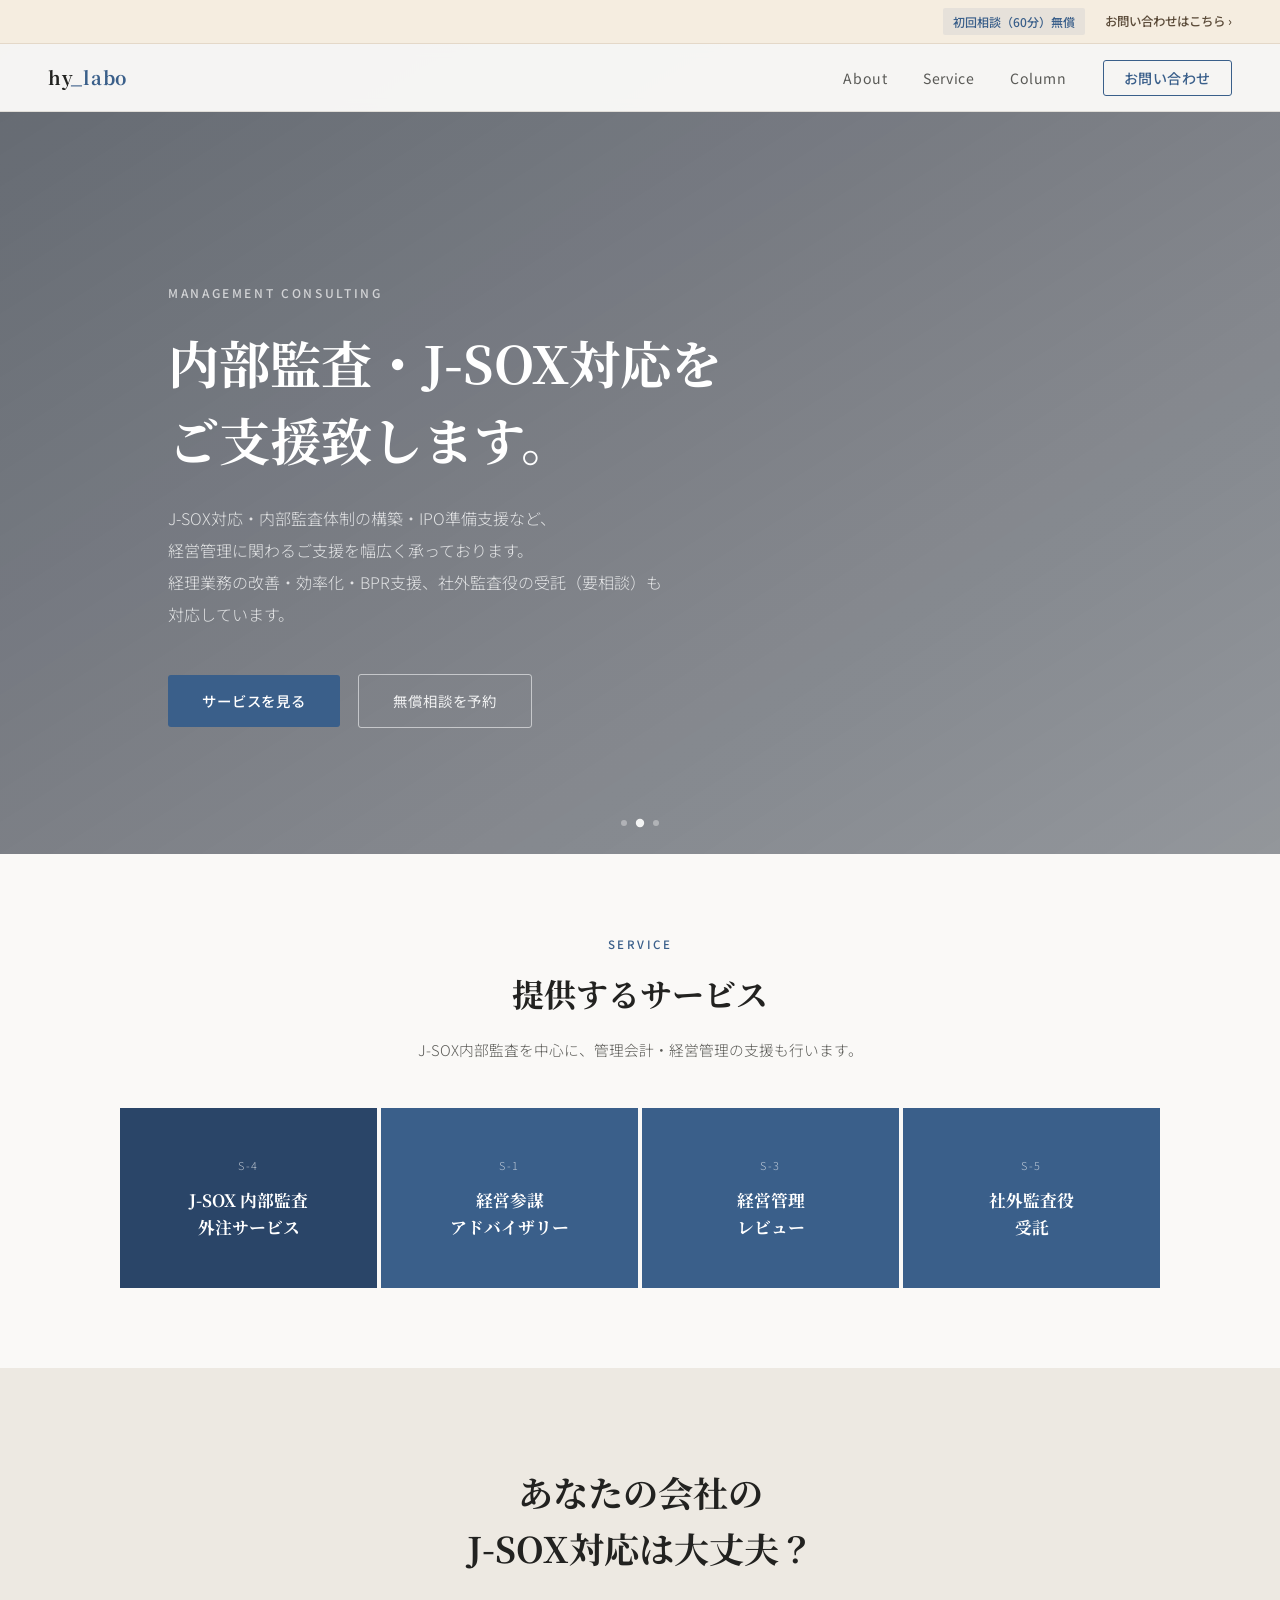
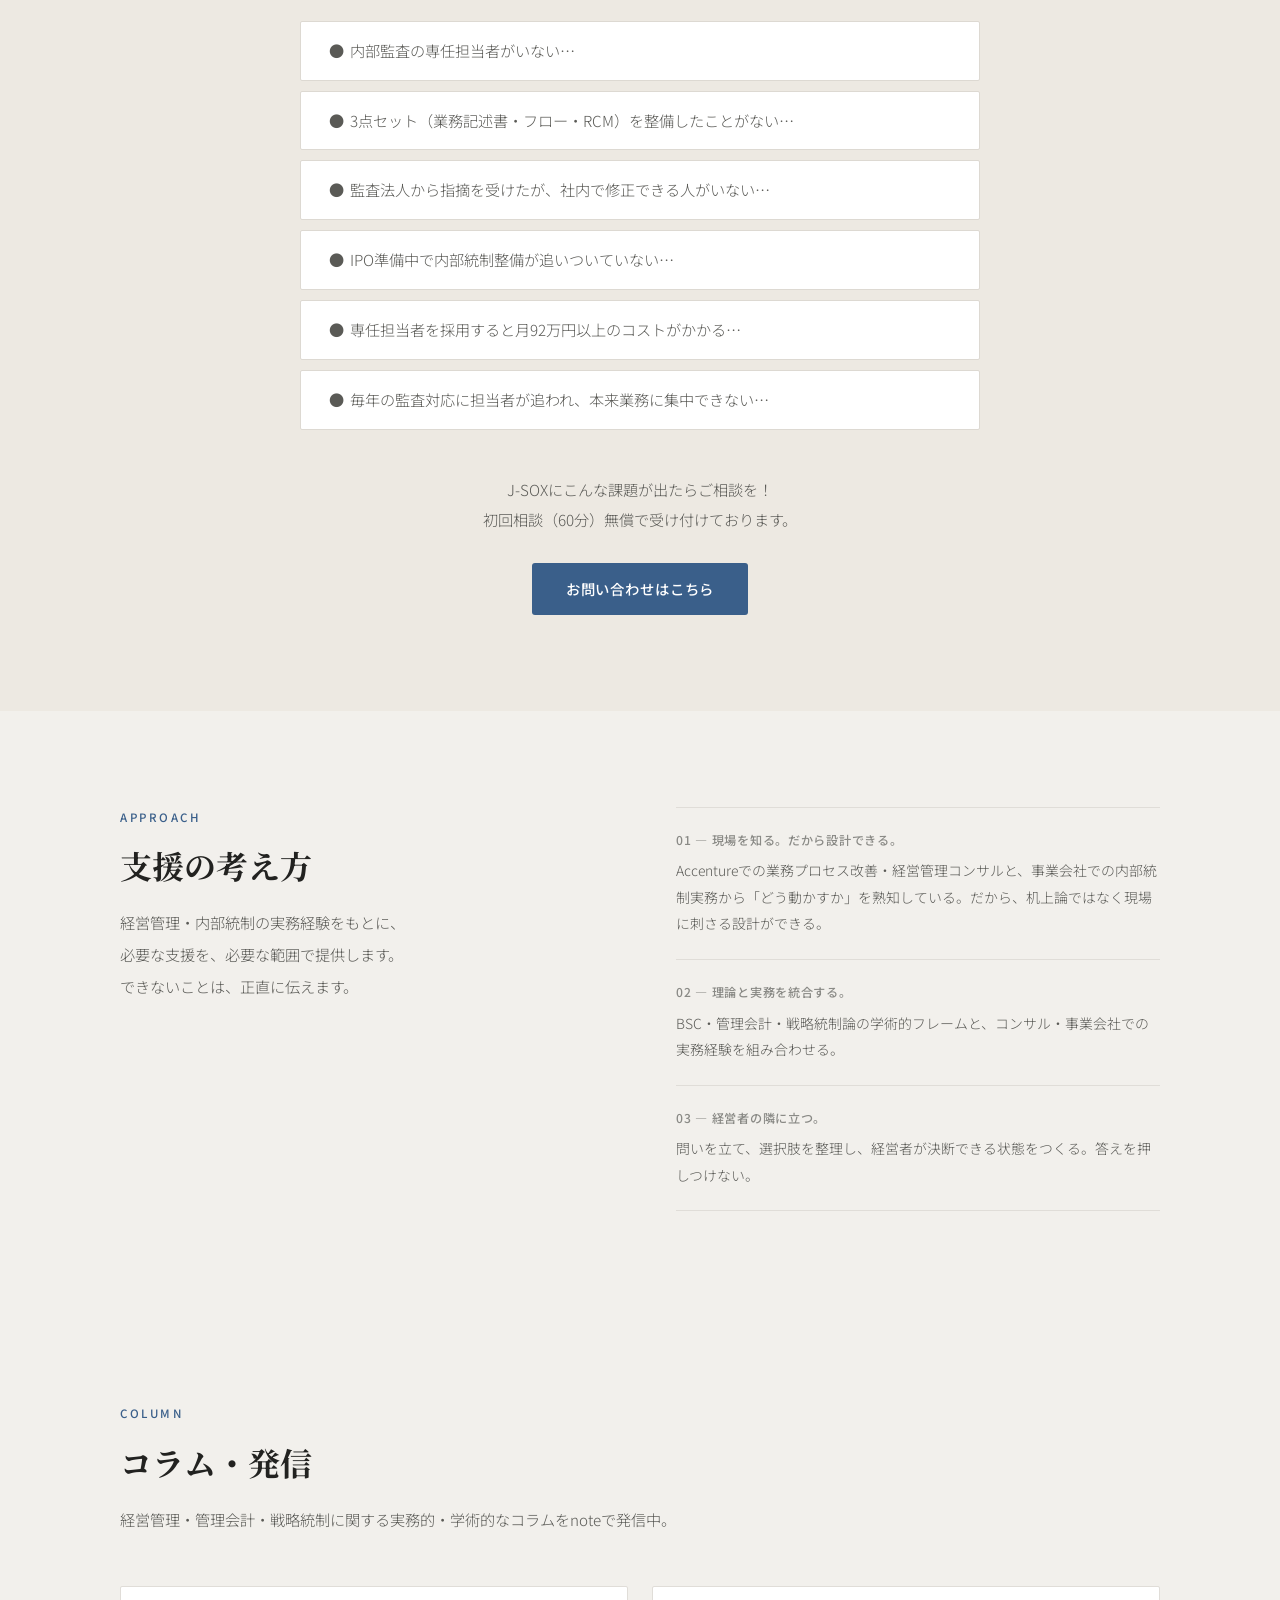
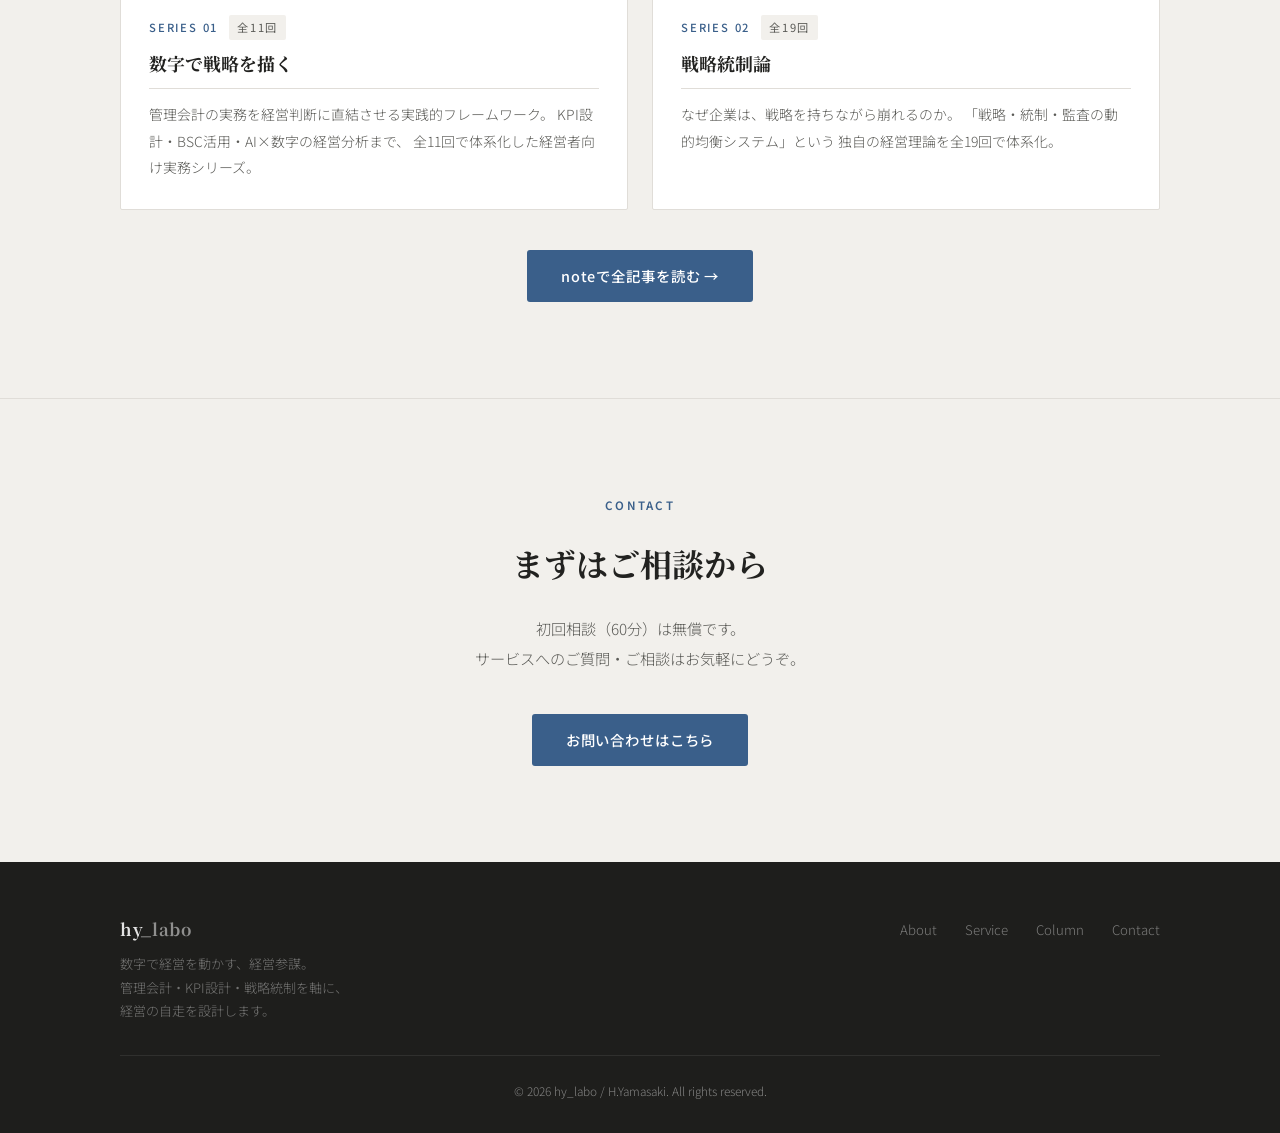
<file: index.html>
<!DOCTYPE html>
<html lang="ja">
<head>
  <meta charset="UTF-8">
  <meta name="viewport" content="width=device-width, initial-scale=1.0">
  <title>hy_labo | J-SOX内部監査・経営参謀コンサルティング</title>
  <meta name="description" content="J-SOX内部監査の外部委託・管理会計・経営管理を専門とする経営参謀コンサルティング。上場企業・IPO準備企業の内部統制整備を支援。">
  <link rel="stylesheet" href="css/style.css">
</head>
<body>

<!-- TOP BAR -->
<div class="topbar">
  <div class="topbar-right">
    <span class="topbar-badge">初回相談（60分）無償</span>
    <a href="contact.html" class="topbar-link">お問い合わせはこちら ›</a>
  </div>
</div>

<!-- NAV -->
<nav>
  <a href="index.html" class="nav-logo">hy<span>_labo</span></a>
  <ul class="nav-links">
    <li><a href="about.html">About</a></li>
    <li><a href="service.html">Service</a></li>
    <li><a href="column.html">Column</a></li>
    <li><a href="contact.html" class="nav-cta">お問い合わせ</a></li>
  </ul>
</nav>

<!-- HERO SLIDER -->
<div class="hero">
  <div class="hero-slider">
    <div class="hero-slide active"
      style="background-image:url('https://images.unsplash.com/photo-1521737604893-d14cc237f11d?auto=format&fit=crop&w=1600&q=80')"></div>
    <div class="hero-slide"
      style="background-image:url('https://images.unsplash.com/photo-1454165804606-c3d57bc86b40?auto=format&fit=crop&w=1600&q=80')"></div>
    <div class="hero-slide"
      style="background-image:url('https://images.unsplash.com/photo-1497366216548-37526070297c?auto=format&fit=crop&w=1600&q=80')"></div>
  </div>
  <div class="hero-overlay"></div>
  <div class="hero-grid">
    <p class="hero-eyebrow">Management Consulting</p>
    <h1 class="hero-title">
      内部監査・J-SOX対応を<br>
      ご支援致します。
    </h1>
    <p class="hero-desc">
      J-SOX対応・内部監査体制の構築・IPO準備支援など、<br>
      経営管理に関わるご支援を幅広く承っております。<br>
      経理業務の改善・効率化・BPR支援、社外監査役の受託（要相談）も対応しています。
    </p>
    <div>
      <a href="service.html" class="btn-primary">サービスを見る</a>
      <a href="contact.html" class="btn-secondary">無償相談を予約</a>
    </div>
  </div>
  <div class="hero-dots">
    <span class="hero-dot active"></span>
    <span class="hero-dot"></span>
    <span class="hero-dot"></span>
  </div>
</div>

<!-- SERVICE BOXES -->
<section class="svc-section">
  <div class="section-inner">
    <p class="section-eyebrow" style="text-align:center;">Service</p>
    <h2 class="section-title" style="text-align:center;">提供するサービス</h2>
    <p style="text-align:center; font-size:0.92rem; color:var(--text-mid); margin-bottom:44px; line-height:2;">
      J-SOX内部監査を中心に、管理会計・経営管理の支援も行います。
    </p>
    <div class="svc-boxes">
      <a href="service.html" class="svc-box svc-box--main">
        <span class="svc-box-num">S-4</span>
        <span class="svc-box-name">J-SOX 内部監査<br>外注サービス</span>
      </a>
      <a href="service.html" class="svc-box">
        <span class="svc-box-num">S-1</span>
        <span class="svc-box-name">経営参謀<br>アドバイザリー</span>
      </a>
<a href="service.html" class="svc-box">
        <span class="svc-box-num">S-3</span>
        <span class="svc-box-name">経営管理<br>レビュー</span>
      </a>
      <a href="contact.html" class="svc-box">
        <span class="svc-box-num">S-5</span>
        <span class="svc-box-name">社外監査役<br>受託</span>
      </a>
    </div>
  </div>
</section>

<!-- HORROR / PAIN POINTS -->
<section class="horror-section">
  <div class="section-inner" style="text-align:center;">
    <h2 class="horror-title">あなたの会社の<br>J-SOX対応は大丈夫？</h2>
    <div class="horror-list">
      <div class="horror-item">● &nbsp;内部監査の専任担当者がいない…</div>
      <div class="horror-item">● &nbsp;3点セット（業務記述書・フロー・RCM）を整備したことがない…</div>
      <div class="horror-item">● &nbsp;監査法人から指摘を受けたが、社内で修正できる人がいない…</div>
      <div class="horror-item">● &nbsp;IPO準備中で内部統制整備が追いついていない…</div>
      <div class="horror-item">● &nbsp;専任担当者を採用すると月92万円以上のコストがかかる…</div>
      <div class="horror-item">● &nbsp;毎年の監査対応に担当者が追われ、本来業務に集中できない…</div>
    </div>
    <p class="horror-cta-text">
      J-SOXにこんな課題が出たらご相談を！<br>
      初回相談（60分）無償で受け付けております。
    </p>
    <a href="contact.html" class="btn-primary">お問い合わせはこちら</a>
  </div>
</section>

<!-- PHILOSOPHY -->
<div class="philosophy-section">
  <div class="philosophy-inner">
    <div>
      <p class="section-eyebrow">Approach</p>
      <h2 class="section-title">支援の考え方</h2>
      <p style="font-size:0.95rem; color:var(--text-mid); line-height:2.1; max-width:360px; margin-top:16px;">
        経営管理・内部統制の実務経験をもとに、<br>
        必要な支援を、必要な範囲で提供します。<br>
        できないことは、正直に伝えます。
      </p>
    </div>
    <div class="philosophy-points">
      <div class="philosophy-point">
        <p class="pp-num">01 — 現場を知る。だから設計できる。</p>
        <p class="pp-text">Accentureでの業務プロセス改善・経営管理コンサルと、事業会社での内部統制実務から「どう動かすか」を熟知している。だから、机上論ではなく現場に刺さる設計ができる。</p>
      </div>
      <div class="philosophy-point">
        <p class="pp-num">02 — 理論と実務を統合する。</p>
        <p class="pp-text">BSC・管理会計・戦略統制論の学術的フレームと、コンサル・事業会社での実務経験を組み合わせる。</p>
      </div>
      <div class="philosophy-point">
        <p class="pp-num">03 — 経営者の隣に立つ。</p>
        <p class="pp-text">問いを立て、選択肢を整理し、経営者が決断できる状態をつくる。答えを押しつけない。</p>
      </div>
    </div>
  </div>
</div>

<!-- COLUMN -->
<section class="bg-gray">
  <div class="section-inner">
    <p class="section-eyebrow">Column</p>
    <h2 class="section-title">コラム・発信</h2>
    <p class="section-lead">経営管理・管理会計・戦略統制に関する実務的・学術的なコラムをnoteで発信中。</p>
    <div class="column-grid">
      <a href="https://note.com/hy_labo" target="_blank" rel="noopener" class="column-card">
        <p class="column-series">Series 01 <span class="column-badge">全11回</span></p>
        <h3 class="column-title">数字で戦略を描く</h3>
        <p class="column-desc">
          管理会計の実務を経営判断に直結させる実践的フレームワーク。
          KPI設計・BSC活用・AI×数字の経営分析まで、
          全11回で体系化した経営者向け実務シリーズ。
        </p>
      </a>
      <a href="https://note.com/hy_labo" target="_blank" rel="noopener" class="column-card">
        <p class="column-series">Series 02 <span class="column-badge">全19回</span></p>
        <h3 class="column-title">戦略統制論</h3>
        <p class="column-desc">
          なぜ企業は、戦略を持ちながら崩れるのか。
          「戦略・統制・監査の動的均衡システム」という
          独自の経営理論を全19回で体系化。
        </p>
      </a>
    </div>
    <div class="note-link-wrap">
      <a href="https://note.com/hy_labo" target="_blank" rel="noopener" class="btn-primary">
        noteで全記事を読む →
      </a>
    </div>
  </div>
</section>

<!-- CTA -->
<section style="background:var(--bg-alt); text-align:center; border-top:1px solid var(--border);">
  <div class="section-inner">
    <p style="font-size:0.72rem; font-weight:600; letter-spacing:0.2em; color:var(--accent); text-transform:uppercase; margin-bottom:20px;">Contact</p>
    <h2 style="font-family:'Noto Serif JP',serif; font-size:clamp(1.6rem,2.5vw,2.4rem); font-weight:700; color:var(--text); margin-bottom:20px;">
      まずはご相談から
    </h2>
    <p style="font-size:0.95rem; color:var(--text-mid); margin-bottom:40px; line-height:2;">
      初回相談（60分）は無償です。<br>
      サービスへのご質問・ご相談はお気軽にどうぞ。
    </p>
    <a href="contact.html" class="btn-primary">お問い合わせはこちら</a>
  </div>
</section>

<footer>
  <div class="footer-inner">
    <div class="footer-top">
      <div>
        <a href="index.html" class="footer-logo">hy<span>_labo</span></a>
        <p class="footer-desc">数字で経営を動かす、経営参謀。<br>管理会計・KPI設計・戦略統制を軸に、<br>経営の自走を設計します。</p>
      </div>
      <ul class="footer-nav">
        <li><a href="about.html">About</a></li>
        <li><a href="service.html">Service</a></li>
        <li><a href="column.html">Column</a></li>
        <li><a href="contact.html">Contact</a></li>
      </ul>
    </div>
    <p class="footer-copy">© 2026 hy_labo / H.Yamasaki. All rights reserved.</p>
  </div>
</footer>

<script>
(function(){
  var slides   = [].slice.call(document.querySelectorAll('.hero-slide'));
  var dots     = [].slice.call(document.querySelectorAll('.hero-dot'));
  var total    = slides.length;
  var cur      = 0;
  var busy     = false;
  var DURATION = 900;  // ms (CSS transition と合わせる)

  // 初期配置：0番が表示、1〜は右に待機
  slides.forEach(function(s, i){
    s.style.transition = 'none';
    s.style.transform  = i === 0 ? 'translateX(0)' : 'translateX(100%)';
  });

  function setTransition(el, on){
    el.style.transition = on
      ? 'transform ' + DURATION + 'ms cubic-bezier(0.77,0,0.175,1)'
      : 'none';
  }

  function goTo(next){
    if (busy || next === cur) return;
    busy = true;

    var prev = cur;
    cur = next;

    // 出ていくスライドを左へ
    setTransition(slides[prev], true);
    slides[prev].style.transform = 'translateX(-100%)';

    // 入ってくるスライドを右に瞬間配置してからアニメーション
    setTransition(slides[cur], false);
    slides[cur].style.transform = 'translateX(100%)';
    void slides[cur].offsetWidth;  // reflow で確定させる
    setTransition(slides[cur], true);
    slides[cur].style.transform = 'translateX(0)';

    // ドット更新
    dots.forEach(function(d, i){ d.classList.toggle('active', i === cur); });

    // アニメ完了後、退場スライドをリセット（右に待機）
    setTimeout(function(){
      setTransition(slides[prev], false);
      slides[prev].style.transform = 'translateX(100%)';
      void slides[prev].offsetWidth;
      busy = false;
    }, DURATION + 100);
  }

  // 自動再生
  var timer = setInterval(function(){
    goTo((cur + 1) % total);
  }, 4000);

  // ドットクリックで手動切替
  dots.forEach(function(dot, i){
    dot.addEventListener('click', function(){
      clearInterval(timer);
      goTo(i);
      timer = setInterval(function(){
        goTo((cur + 1) % total);
      }, 4000);
    });
  });
})();
</script>

</body>
</html>
</file>
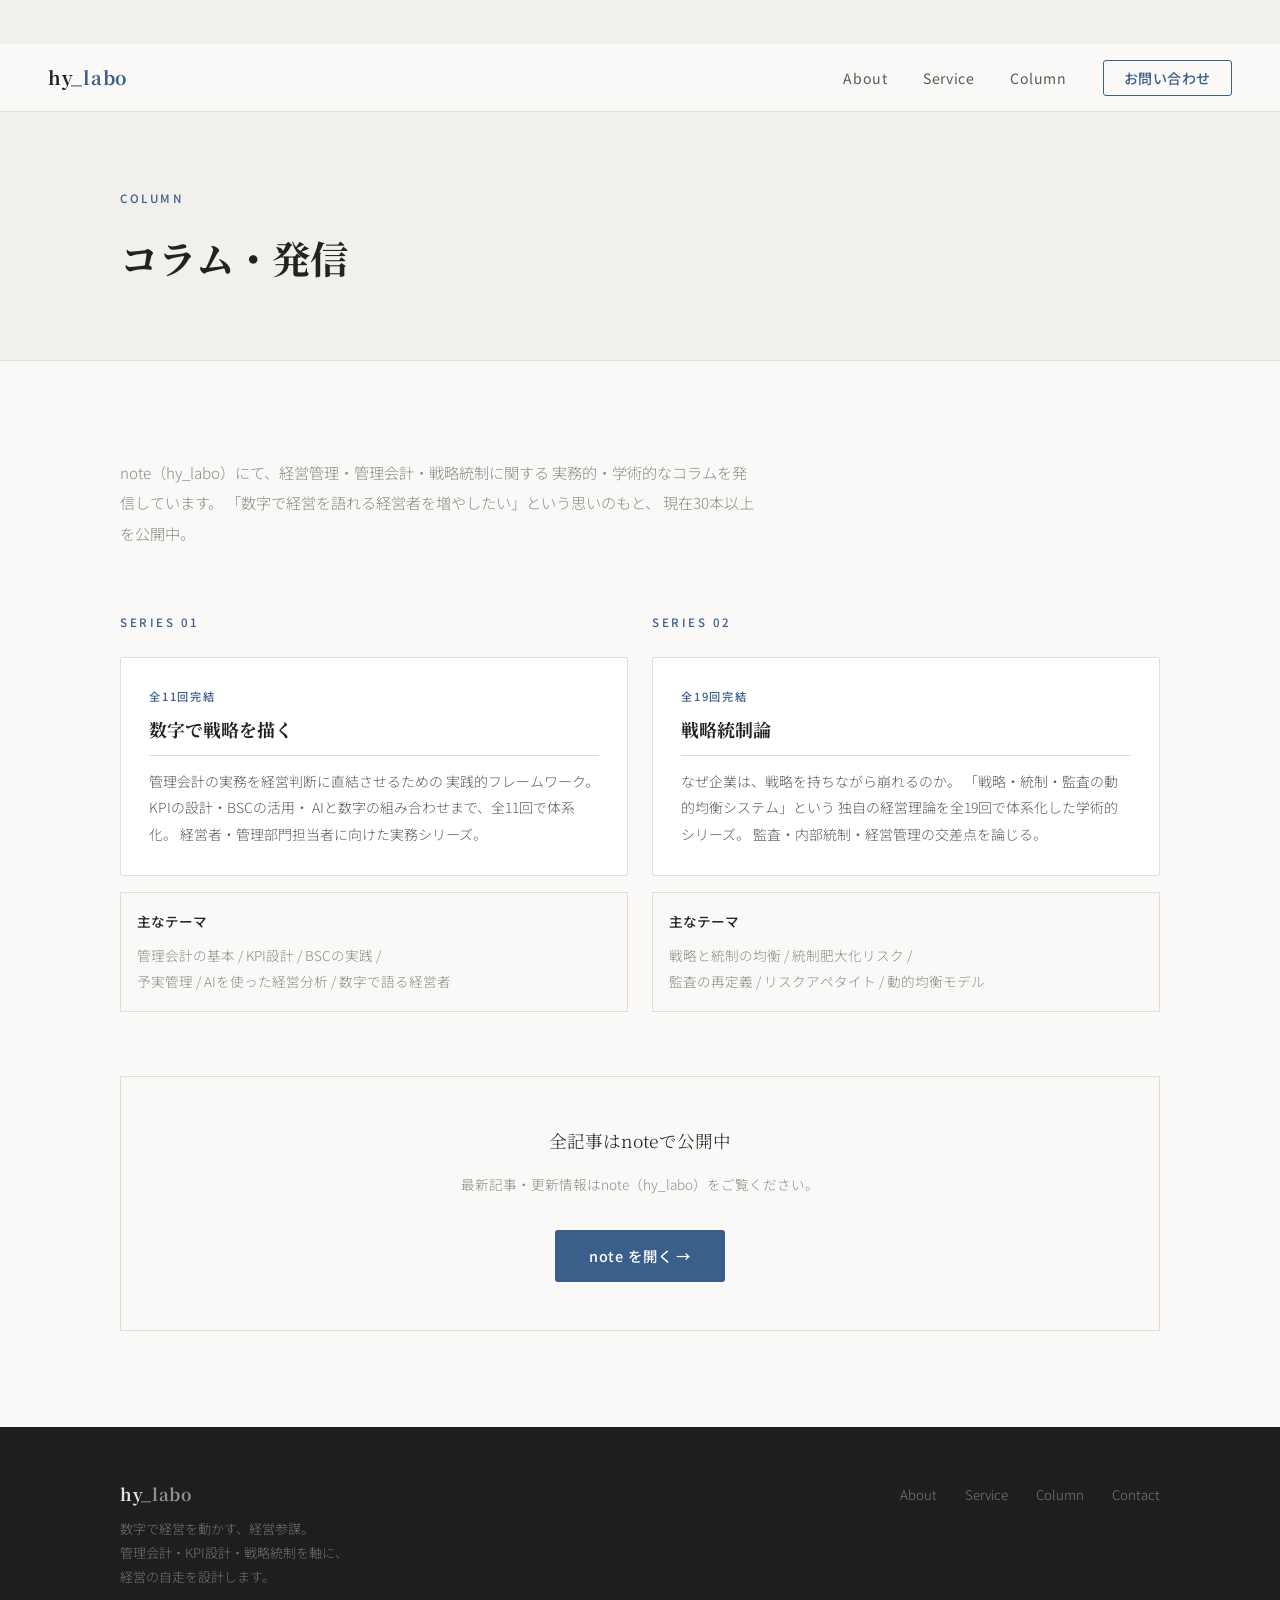
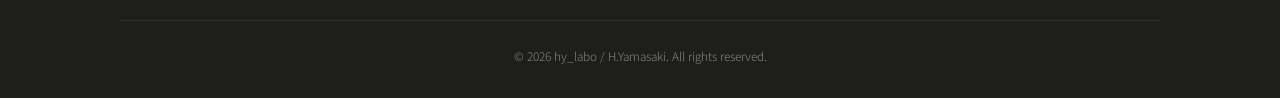
<file: column.html>
<!DOCTYPE html>
<html lang="ja">
<head>
  <meta charset="UTF-8">
  <meta name="viewport" content="width=device-width, initial-scale=1.0">
  <title>Column | hy_labo</title>
  <meta name="description" content="hy_laboのコラム。戦略統制論・数字で戦略を描く、全30本の経営管理シリーズ。">
  <link rel="stylesheet" href="css/style.css">
</head>
<body>

<nav>
  <a href="index.html" class="nav-logo">hy<span>_labo</span></a>
  <ul class="nav-links">
    <li><a href="about.html">About</a></li>
    <li><a href="service.html">Service</a></li>
    <li><a href="column.html">Column</a></li>
    <li><a href="contact.html" class="nav-cta">お問い合わせ</a></li>
  </ul>
</nav>

<div class="page-hero">
  <div class="page-hero-inner">
    <p class="page-hero-label">Column</p>
    <h1 class="page-hero-title">コラム・発信</h1>
  </div>
</div>

<section>
  <div class="section-inner">
    <p style="font-size:0.95rem; color:var(--text-light); line-height:2; max-width:640px; margin-bottom:64px;">
      note（hy_labo）にて、経営管理・管理会計・戦略統制に関する
      実務的・学術的なコラムを発信しています。
      「数字で経営を語れる経営者を増やしたい」という思いのもと、
      現在30本以上を公開中。
    </p>

    <div class="column-grid" style="margin-bottom: 64px;">

      <div>
        <p class="section-label" style="margin-bottom:24px;">Series 01</p>
        <a href="https://note.com/hy_labo" target="_blank" rel="noopener" class="column-card">
          <p class="column-series">全11回完結</p>
          <h2 class="column-title">数字で戦略を描く</h2>
          <p class="column-desc">
            管理会計の実務を経営判断に直結させるための
            実践的フレームワーク。KPIの設計・BSCの活用・
            AIと数字の組み合わせまで、全11回で体系化。
            経営者・管理部門担当者に向けた実務シリーズ。
          </p>
        </a>
        <div style="margin-top:16px; padding:16px; background:var(--bg-gray); border:1px solid var(--border); font-size:0.85rem; color:var(--text-light); line-height:1.9;">
          <p style="font-weight:500; color:var(--text); margin-bottom:8px;">主なテーマ</p>
          管理会計の基本 / KPI設計 / BSCの実践 /<br>
          予実管理 / AIを使った経営分析 / 数字で語る経営者
        </div>
      </div>

      <div>
        <p class="section-label" style="margin-bottom:24px;">Series 02</p>
        <a href="https://note.com/hy_labo" target="_blank" rel="noopener" class="column-card">
          <p class="column-series">全19回完結</p>
          <h2 class="column-title">戦略統制論</h2>
          <p class="column-desc">
            なぜ企業は、戦略を持ちながら崩れるのか。
            「戦略・統制・監査の動的均衡システム」という
            独自の経営理論を全19回で体系化した学術的シリーズ。
            監査・内部統制・経営管理の交差点を論じる。
          </p>
        </a>
        <div style="margin-top:16px; padding:16px; background:var(--bg-gray); border:1px solid var(--border); font-size:0.85rem; color:var(--text-light); line-height:1.9;">
          <p style="font-weight:500; color:var(--text); margin-bottom:8px;">主なテーマ</p>
          戦略と統制の均衡 / 統制肥大化リスク /<br>
          監査の再定義 / リスクアペタイト / 動的均衡モデル
        </div>
      </div>

    </div>

    <div style="text-align:center; padding:48px; background:var(--bg-gray); border:1px solid var(--border);">
      <p style="font-family:'Noto Serif JP',serif; font-size:1.1rem; color:var(--navy); margin-bottom:16px;">
        全記事はnoteで公開中
      </p>
      <p style="font-size:0.85rem; color:var(--text-light); margin-bottom:32px; line-height:1.9;">
        最新記事・更新情報はnote（hy_labo）をご覧ください。
      </p>
      <a href="https://note.com/hy_labo" target="_blank" rel="noopener" class="hero-cta">
        note を開く →
      </a>
    </div>

  </div>
</section>

<footer>
  <div class="footer-inner">
    <div class="footer-top">
      <div>
        <a href="index.html" class="footer-logo">hy<span>_labo</span></a>
        <p class="footer-desc">数字で経営を動かす、経営参謀。<br>管理会計・KPI設計・戦略統制を軸に、<br>経営の自走を設計します。</p>
      </div>
      <ul class="footer-nav">
        <li><a href="about.html">About</a></li>
        <li><a href="service.html">Service</a></li>
        <li><a href="column.html">Column</a></li>
        <li><a href="contact.html">Contact</a></li>
      </ul>
    </div>
    <p class="footer-copy">© 2026 hy_labo / H.Yamasaki. All rights reserved.</p>
  </div>
</footer>

</body>
</html>
</file>
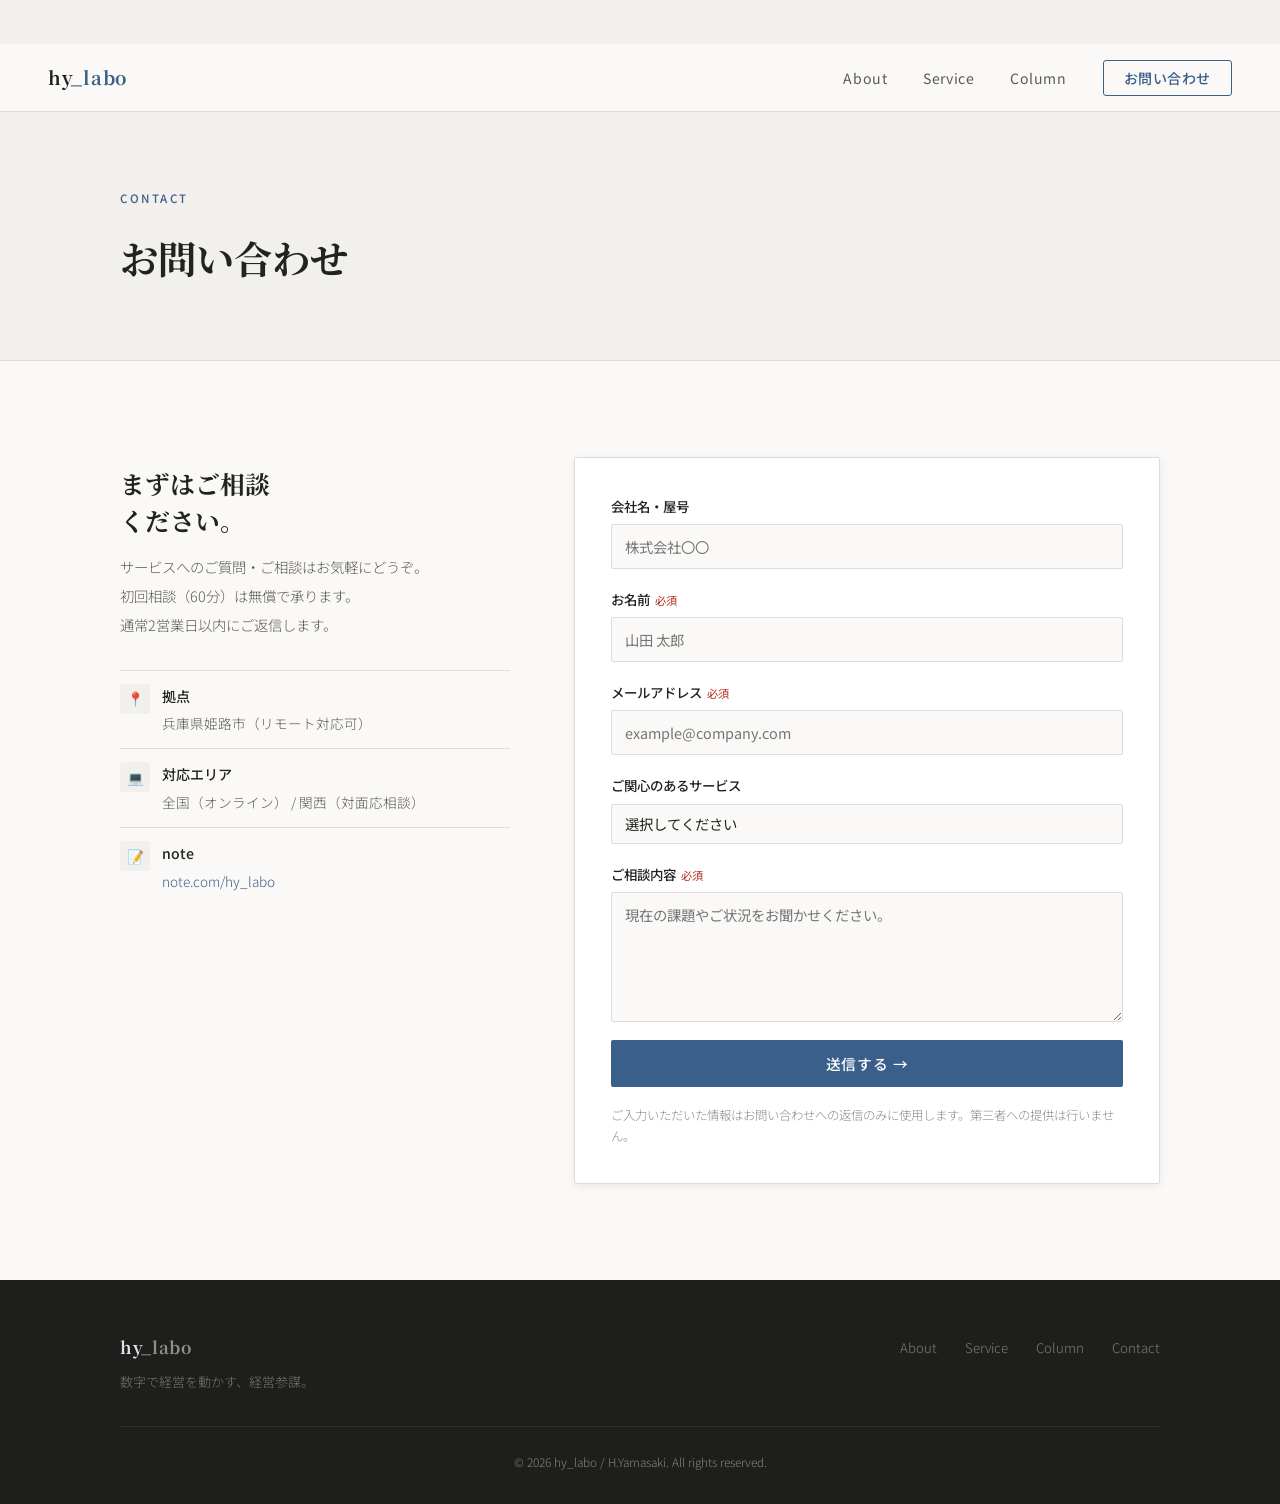
<file: contact.html>
<!DOCTYPE html>
<html lang="ja">
<head>
  <meta charset="UTF-8">
  <meta name="viewport" content="width=device-width, initial-scale=1.0">
  <title>Contact | hy_labo</title>
  <meta name="description" content="hy_laboへのお問い合わせ。初回相談は無償です。">
  <link rel="stylesheet" href="css/style.css">
</head>
<body>

<nav>
  <a href="index.html" class="nav-logo">hy<span>_labo</span></a>
  <ul class="nav-links">
    <li><a href="about.html">About</a></li>
    <li><a href="service.html">Service</a></li>
    <li><a href="column.html">Column</a></li>
    <li><a href="contact.html" class="nav-cta">お問い合わせ</a></li>
  </ul>
</nav>

<div class="page-hero">
  <div class="page-hero-inner">
    <p class="page-hero-eyebrow">Contact</p>
    <h1 class="page-hero-title">お問い合わせ</h1>
  </div>
</div>

<section class="contact-section">
  <div class="section-inner">
    <div class="contact-grid">

      <!-- LEFT INFO -->
      <div class="contact-info">
        <h2 class="contact-info-title">まずはご相談<br>ください。</h2>
        <p class="contact-info-lead">
          サービスへのご質問・ご相談はお気軽にどうぞ。<br>
          初回相談（60分）は無償で承ります。<br>
          通常2営業日以内にご返信します。
        </p>
        <div class="contact-info-item">
          <div class="contact-info-icon">📍</div>
          <div>
            <p style="font-weight:500; font-size:0.88rem; color:var(--navy); margin-bottom:2px;">拠点</p>
            <p style="font-size:0.85rem; color:var(--text-mid);">兵庫県姫路市（リモート対応可）</p>
          </div>
        </div>
        <div class="contact-info-item">
          <div class="contact-info-icon">💻</div>
          <div>
            <p style="font-weight:500; font-size:0.88rem; color:var(--navy); margin-bottom:2px;">対応エリア</p>
            <p style="font-size:0.85rem; color:var(--text-mid);">全国（オンライン） / 関西（対面応相談）</p>
          </div>
        </div>
        <div class="contact-info-item">
          <div class="contact-info-icon">📝</div>
          <div>
            <p style="font-weight:500; font-size:0.88rem; color:var(--navy); margin-bottom:2px;">note</p>
            <p style="font-size:0.85rem; color:var(--text-mid);">
              <a href="https://note.com/hy_labo" target="_blank" rel="noopener" style="color:var(--blue); text-decoration:none;">note.com/hy_labo</a>
            </p>
          </div>
        </div>
      </div>

      <!-- RIGHT FORM -->
      <!--
        Formspreeの設定：
        1. https://formspree.io でアカウント作成
        2. エンドポイントURLを取得
        3. action属性を書き換える
      -->
      <form
        class="contact-form"
        action="https://formspree.io/f/YOUR_FORM_ID"
        method="POST"
      >
        <div class="form-group">
          <label class="form-label" for="company">会社名・屋号</label>
          <input class="form-input" type="text" id="company" name="company" placeholder="株式会社〇〇">
        </div>
        <div class="form-group">
          <label class="form-label" for="name">お名前<span class="form-req">必須</span></label>
          <input class="form-input" type="text" id="name" name="name" required placeholder="山田 太郎">
        </div>
        <div class="form-group">
          <label class="form-label" for="email">メールアドレス<span class="form-req">必須</span></label>
          <input class="form-input" type="email" id="email" name="email" required placeholder="example@company.com">
        </div>
        <div class="form-group">
          <label class="form-label" for="service">ご関心のあるサービス</label>
          <select class="form-select" id="service" name="service">
            <option value="">選択してください</option>
            <option value="S-4">S-4 J-SOX内部監査外注サービス（年間顧問）</option>
            <option value="S-5">S-5 社外監査役受託</option>
            <option value="S-1">S-1 経営参謀アドバイザリー（月次顧問）</option>
<option value="S-3">S-3 経営管理レビュー（単発）</option>
            <option value="other">その他・まずは相談したい</option>
          </select>
        </div>
        <div class="form-group">
          <label class="form-label" for="message">ご相談内容<span class="form-req">必須</span></label>
          <textarea class="form-textarea" id="message" name="message" required placeholder="現在の課題やご状況をお聞かせください。"></textarea>
        </div>
        <button type="submit" class="form-submit">送信する →</button>
        <p style="font-size:0.78rem; color:var(--text-light); line-height:1.7;">
          ご入力いただいた情報はお問い合わせへの返信のみに使用します。第三者への提供は行いません。
        </p>
      </form>

    </div>
  </div>
</section>

<footer>
  <div class="footer-inner">
    <div class="footer-top">
      <div>
        <a href="index.html" class="footer-logo">hy<span>_labo</span></a>
        <p class="footer-desc">数字で経営を動かす、経営参謀。</p>
      </div>
      <ul class="footer-nav">
        <li><a href="about.html">About</a></li>
        <li><a href="service.html">Service</a></li>
        <li><a href="column.html">Column</a></li>
        <li><a href="contact.html">Contact</a></li>
      </ul>
    </div>
    <p class="footer-copy">© 2026 hy_labo / H.Yamasaki. All rights reserved.</p>
  </div>
</footer>

</body>
</html>
</file>
<file: css/style.css>
/* hy_labo — style.css v3 */
@import url('https://fonts.googleapis.com/css2?family=Noto+Sans+JP:wght@300;400;500;700&family=Noto+Serif+JP:wght@400;600;700&display=swap');

:root {
  /* ── 新パレット ── */
  --accent:       #3a5f8a;
  --accent-dark:  #2a4568;
  --text:         #222220;
  --text-mid:     #5a5a56;
  --text-light:   #8a8a86;
  --bg:           #faf9f7;
  --bg-alt:       #f2f0ec;
  --bg-dark:      #1e1e1c;
  --border:       #e0ddd8;
  --shadow-sm:    0 2px 8px rgba(0,0,0,0.07);
  --shadow-md:    0 8px 28px rgba(0,0,0,0.10);
  --max:          1040px;

  /* ── HTML内インラインスタイルとの互換エイリアス ── */
  --blue:         #3a5f8a;
  --blue-dark:    #2a4568;
  --navy:         #222220;
  --navy-mid:     #5a5a56;
  --gold:         #8a6830;
  --bg-blue:      #f2f0ec;
  --shadow-lg:    0 12px 36px rgba(0,0,0,0.12);
  --radius:       4px;
}

*, *::before, *::after { margin: 0; padding: 0; box-sizing: border-box; }
html { scroll-behavior: smooth; }

body {
  font-family: 'Noto Sans JP', sans-serif;
  font-weight: 300;
  color: var(--text);
  background: var(--bg);
  line-height: 1.8;
  overflow-x: hidden;
}

/* ══ TOP BAR ═══════════════════════════════════════ */
.topbar {
  background: #f5ede0;
  border-bottom: 1px solid #e4d8c8;
  padding: 0 48px;
  height: 44px;
  display: flex;
  align-items: center;
  justify-content: flex-end;
  font-size: 0.82rem;
}

.topbar-brand {
  font-family: 'Noto Serif JP', serif;
  font-weight: 600;
  color: #5a4a38;
  letter-spacing: 0.04em;
}

.topbar-right {
  display: flex;
  align-items: center;
  gap: 20px;
}

.topbar-badge {
  font-size: 0.75rem;
  font-weight: 500;
  color: var(--accent);
  background: rgba(58,95,138,0.08);
  padding: 3px 10px;
  border-radius: 2px;
}

.topbar-link {
  font-size: 0.78rem;
  color: #5a4a38;
  text-decoration: none;
  font-weight: 500;
  transition: color 0.2s;
}

.topbar-link:hover { color: var(--accent); }

/* ══ NAV ══════════════════════════════════════════ */
nav {
  position: fixed;
  top: 44px;
  left: 0; right: 0;
  height: 68px;
  display: flex;
  align-items: center;
  justify-content: space-between;
  padding: 0 48px;
  background: rgba(250,249,247,0.97);
  backdrop-filter: blur(6px);
  border-bottom: 1px solid var(--border);
  z-index: 200;
}

.nav-logo {
  font-family: 'Noto Serif JP', serif;
  font-weight: 700;
  font-size: 1.15rem;
  color: var(--text);
  text-decoration: none;
  letter-spacing: 0.04em;
}

.nav-logo span { color: var(--accent); }

.nav-links {
  display: flex;
  align-items: center;
  gap: 36px;
  list-style: none;
}

.nav-links a {
  text-decoration: none;
  font-size: 0.88rem;
  font-weight: 400;
  color: var(--text-mid);
  letter-spacing: 0.04em;
  transition: color 0.2s;
}

.nav-links a:hover { color: var(--text); }

.nav-cta {
  color: var(--accent) !important;
  border: 1px solid var(--accent) !important;
  padding: 7px 20px !important;
  border-radius: 3px !important;
  font-weight: 500 !important;
  transition: all 0.2s !important;
}

.nav-cta:hover {
  background: var(--accent) !important;
  color: #fff !important;
}

/* ══ HERO ══════════════════════════════════════════ */
.hero {
  min-height: 90vh;
  padding-top: 112px; /* 44px topbar + 68px nav */
  display: flex;
  align-items: center;
  position: relative;
  overflow: hidden;
}

.hero::before { display: none; }

/* ── Slider ── */
.hero-slider {
  position: absolute;
  inset: 0;
  z-index: 0;
}

.hero-slide {
  position: absolute;
  inset: 0;
  background-size: cover;
  background-position: center;
  transform: translateX(100%);
  transition: transform 1s cubic-bezier(0.77, 0, 0.175, 1);
  will-change: transform;
}

.hero-slide.active { transform: translateX(0); }
.hero-slide.prev   { transform: translateX(-100%); }

.hero-overlay {
  position: absolute;
  inset: 0;
  background: linear-gradient(to bottom right, rgba(16,24,38,0.64) 0%, rgba(16,24,38,0.44) 100%);
  z-index: 1;
  pointer-events: none;
}

.hero-dots {
  position: absolute;
  bottom: 28px;
  left: 50%;
  transform: translateX(-50%);
  display: flex;
  gap: 10px;
  z-index: 3;
}

.hero-dot {
  width: 6px;
  height: 6px;
  border-radius: 50%;
  background: rgba(255,255,255,0.35);
  cursor: pointer;
  transition: background 0.3s, transform 0.3s;
}

.hero-dot.active {
  background: rgba(255,255,255,0.9);
  transform: scale(1.4);
}

.hero-grid {
  position: relative;
  z-index: 2;
  max-width: var(--max);
  margin: 0 auto;
  padding: 100px 48px;
  width: 100%;
  display: block;
}

.hero-visual { display: none; }

.hero-eyebrow {
  font-size: 0.75rem;
  font-weight: 500;
  letter-spacing: 0.22em;
  color: rgba(255,255,255,0.68);
  text-transform: uppercase;
  margin-bottom: 20px;
  display: block;
}

.hero-eyebrow::before { display: none; }

.hero-title {
  font-family: 'Noto Serif JP', serif;
  font-size: clamp(2rem, 4vw, 3.2rem);
  font-weight: 700;
  line-height: 1.5;
  color: #fff;
  margin-bottom: 24px;
}

.hero-title .accent { color: rgba(255,255,255,0.85); }

.hero-desc {
  font-size: 1rem;
  color: rgba(255,255,255,0.78);
  line-height: 2;
  margin-bottom: 44px;
  max-width: 500px;
}

.btn-primary {
  display: inline-block;
  padding: 13px 34px;
  background: var(--accent);
  color: #fff;
  text-decoration: none;
  font-size: 0.9rem;
  font-weight: 500;
  border-radius: 3px;
  letter-spacing: 0.06em;
  transition: background 0.2s;
  box-shadow: none;
}

.btn-primary:hover {
  background: var(--accent-dark);
  transform: none;
  box-shadow: none;
}

.btn-secondary {
  display: inline-block;
  padding: 13px 34px;
  background: transparent;
  color: rgba(255,255,255,0.88);
  text-decoration: none;
  font-size: 0.9rem;
  font-weight: 400;
  border-radius: 3px;
  letter-spacing: 0.06em;
  border: 1px solid rgba(255,255,255,0.55);
  margin-left: 14px;
  transition: all 0.2s;
}

.btn-secondary:hover {
  border-color: rgba(255,255,255,0.88);
  background: rgba(255,255,255,0.08);
  color: #fff;
}

/* ══ SECTION BASE ══════════════════════════════════ */
section { padding: 96px 48px; }

.section-inner {
  max-width: var(--max);
  margin: 0 auto;
}

.section-eyebrow {
  font-size: 0.72rem;
  font-weight: 500;
  letter-spacing: 0.22em;
  color: var(--accent);
  text-transform: uppercase;
  margin-bottom: 14px;
  display: block;
}

.section-eyebrow::before { display: none; }

.section-label {
  font-size: 0.72rem;
  font-weight: 500;
  letter-spacing: 0.22em;
  color: var(--accent);
  text-transform: uppercase;
}

.section-title {
  font-family: 'Noto Serif JP', serif;
  font-size: clamp(1.55rem, 2.5vw, 2.2rem);
  font-weight: 700;
  color: var(--text);
  margin-bottom: 18px;
  line-height: 1.5;
}

.section-lead {
  font-size: 0.95rem;
  color: var(--text-mid);
  line-height: 2;
  max-width: 580px;
  margin-bottom: 52px;
}

/* ══ SERVICE CARDS ═════════════════════════════════ */
.service-grid {
  display: grid;
  grid-template-columns: repeat(3, 1fr);
  gap: 20px;
}

/* 3カラムでは4枚目が溢れるため2+2配置 */
@media (min-width: 961px) {
  .service-grid { grid-template-columns: repeat(2, 1fr); }
}

.service-card {
  background: #fff;
  border: 1px solid var(--border);
  border-radius: 2px;
  padding: 32px 28px;
  box-shadow: none;
  transition: box-shadow 0.2s;
  position: relative;
  overflow: hidden;
}

.service-card::before { display: none; }

.service-card:hover {
  box-shadow: var(--shadow-md);
  transform: none;
  border-color: var(--border);
}

.service-icon {
  width: 44px;
  height: 44px;
  background: var(--bg-alt);
  border-radius: 4px;
  display: flex;
  align-items: center;
  justify-content: center;
  margin-bottom: 18px;
  font-size: 1.3rem;
}

.service-num {
  font-size: 0.7rem;
  font-weight: 500;
  letter-spacing: 0.14em;
  color: var(--accent);
  text-transform: uppercase;
  margin-bottom: 6px;
  display: block;
  font-family: inherit;
}

.service-name {
  font-family: 'Noto Serif JP', serif;
  font-size: 1.08rem;
  font-weight: 700;
  color: var(--text);
  margin-bottom: 5px;
  line-height: 1.55;
}

.service-sub {
  font-size: 0.76rem;
  color: var(--text-light);
  margin-bottom: 14px;
}

.service-desc {
  font-size: 0.87rem;
  color: var(--text-mid);
  line-height: 1.9;
  border-top: 1px solid var(--border);
  padding-top: 14px;
  margin-top: 6px;
}

.service-price {
  display: inline-block;
  margin-top: 14px;
  font-size: 0.8rem;
  font-weight: 500;
  color: var(--accent);
  background: var(--bg-alt);
  padding: 4px 12px;
  border-radius: 2px;
}

.service-coming {
  opacity: 0.4;
  pointer-events: none;
}

/* ══ SERVICE BOXES (大型カラーボタン) ══════════════ */
.svc-section { padding: 80px 48px; background: var(--bg); }

.svc-boxes {
  display: grid;
  grid-template-columns: repeat(4, 1fr);
  gap: 4px;
}

.svc-box {
  background: var(--accent);
  color: #fff;
  text-decoration: none;
  padding: 40px 20px;
  text-align: center;
  display: flex;
  flex-direction: column;
  align-items: center;
  gap: 12px;
  min-height: 180px;
  justify-content: center;
  transition: background 0.2s, transform 0.15s;
}

.svc-box:hover {
  background: var(--accent-dark);
  transform: translateY(-2px);
}

.svc-box--main {
  background: #2a4568; /* より濃いアクセント、主力サービス強調 */
}

.svc-box--main:hover { background: #1e3256; }

.svc-box-num {
  font-size: 0.68rem;
  letter-spacing: 0.18em;
  opacity: 0.65;
  font-family: inherit;
}

.svc-box-name {
  font-family: 'Noto Serif JP', serif;
  font-size: 1.05rem;
  font-weight: 700;
  line-height: 1.6;
}

.svc-box-price {
  font-size: 0.78rem;
  opacity: 0.72;
  margin-top: 2px;
}

/* ══ HORROR / PAIN POINTS ══════════════════════════ */
.horror-section {
  padding: 96px 48px;
  background: #ede9e2;
  position: relative;
}

.horror-title {
  font-family: 'Noto Serif JP', serif;
  font-size: clamp(1.55rem, 2.8vw, 2.2rem);
  font-weight: 700;
  color: var(--text);
  margin-bottom: 44px;
  line-height: 1.6;
}

.horror-list {
  max-width: 680px;
  margin: 0 auto 44px;
  display: grid;
  gap: 10px;
  text-align: left;
}

.horror-item {
  background: #fff;
  border: 1px solid #ddd9d2;
  padding: 16px 28px;
  font-size: 0.95rem;
  color: var(--text-mid);
  border-radius: 2px;
  line-height: 1.7;
}

.horror-cta-text {
  font-size: 0.95rem;
  color: var(--text-mid);
  margin-bottom: 28px;
  line-height: 2;
}

/* ══ PHILOSOPHY ════════════════════════════════════ */
.philosophy-section {
  background: var(--bg-alt);
  padding: 96px 48px;
  position: relative;
}

.philosophy-section::before { display: none; }

.philosophy-inner {
  max-width: var(--max);
  margin: 0 auto;
  display: grid;
  grid-template-columns: 1fr 1fr;
  gap: 72px;
  align-items: start;
}

.philosophy-quote {
  font-family: 'Noto Serif JP', serif;
  font-size: clamp(1.05rem, 1.6vw, 1.3rem);
  font-weight: 600;
  line-height: 2;
  color: var(--text);
}

.philosophy-author {
  font-size: 0.82rem;
  color: var(--text-light);
  margin-top: 20px;
  letter-spacing: 0.08em;
}

.philosophy-points { display: grid; gap: 0; }

.philosophy-point {
  background: transparent;
  border: none;
  border-top: 1px solid var(--border);
  border-radius: 0;
  padding: 22px 0;
  box-shadow: none;
  transition: none;
}

.philosophy-point:last-child {
  border-bottom: 1px solid var(--border);
}

.philosophy-point:hover { background: transparent; }

.pp-num {
  font-size: 0.76rem;
  font-weight: 500;
  color: var(--text-light);
  letter-spacing: 0.06em;
  margin-bottom: 6px;
  font-family: inherit;
}

.pp-text {
  font-size: 0.87rem;
  color: var(--text-mid);
  line-height: 1.9;
}

/* ══ ABOUT ═════════════════════════════════════════ */
.about-grid {
  display: grid;
  grid-template-columns: 1fr 2fr;
  gap: 64px;
  align-items: start;
}

.about-profile-card {
  background: var(--bg-alt);
  border-radius: 2px;
  padding: 32px 24px;
  box-shadow: none;
  text-align: center;
}

.about-avatar {
  width: 96px;
  height: 96px;
  border-radius: 50%;
  background: var(--border);
  margin: 0 auto 18px;
  display: flex;
  align-items: center;
  justify-content: center;
  overflow: hidden;
}

.about-name {
  font-family: 'Noto Serif JP', serif;
  font-size: 1.2rem;
  font-weight: 700;
  color: var(--text);
  margin-bottom: 4px;
}

.about-name-en {
  font-size: 0.8rem;
  color: var(--text-light);
  letter-spacing: 0.1em;
  margin-bottom: 18px;
  display: block;
  font-family: inherit;
}

.about-tags {
  display: flex;
  flex-wrap: wrap;
  gap: 6px;
  justify-content: center;
}

.about-tag {
  font-size: 0.72rem;
  color: var(--text-mid);
  background: #fff;
  padding: 3px 10px;
  border-radius: 2px;
  border: 1px solid var(--border);
  font-weight: 400;
}

.about-text {
  font-size: 0.93rem;
  color: var(--text-mid);
  line-height: 2.1;
  margin-bottom: 28px;
}

.about-career {
  background: var(--bg-alt);
  border-radius: 2px;
  overflow: hidden;
  box-shadow: none;
}

.career-item {
  display: grid;
  grid-template-columns: 140px 1fr;
  gap: 16px;
  padding: 13px 18px;
  border-bottom: 1px solid var(--border);
  font-size: 0.87rem;
  align-items: start;
}

.career-item:last-child { border-bottom: none; }

.career-label {
  font-size: 0.74rem;
  font-weight: 500;
  color: var(--accent);
  background: transparent;
  padding: 0;
  border-radius: 0;
  text-align: left;
  line-height: 1.6;
}

.career-value { color: var(--text-mid); line-height: 1.7; }

/* ══ COLUMN ════════════════════════════════════════ */
.column-grid {
  display: grid;
  grid-template-columns: 1fr 1fr;
  gap: 24px;
}

.column-card {
  background: #fff;
  border: 1px solid var(--border);
  border-radius: 2px;
  padding: 28px;
  text-decoration: none;
  color: inherit;
  display: block;
  transition: box-shadow 0.2s;
  position: relative;
  overflow: hidden;
}

.column-card::after { display: none; }

.column-card:hover {
  transform: none;
  box-shadow: var(--shadow-md);
  border-color: var(--border);
}

.column-series {
  font-size: 0.7rem;
  font-weight: 500;
  letter-spacing: 0.16em;
  color: var(--accent);
  text-transform: uppercase;
  margin-bottom: 10px;
  display: block;
  font-family: inherit;
}

.column-badge {
  display: inline-block;
  font-size: 0.7rem;
  background: var(--bg-alt);
  color: var(--text-mid);
  padding: 2px 8px;
  border-radius: 2px;
  margin-left: 6px;
  font-weight: 400;
}

.column-title {
  font-family: 'Noto Serif JP', serif;
  font-size: 1.12rem;
  font-weight: 700;
  color: var(--text);
  margin-bottom: 12px;
  line-height: 1.5;
}

.column-desc {
  font-size: 0.87rem;
  color: var(--text-mid);
  line-height: 1.9;
  padding-top: 12px;
  border-top: 1px solid var(--border);
}

.note-link-wrap {
  margin-top: 40px;
  text-align: center;
}

/* hero-cta (column.html で使用) */
.hero-cta {
  display: inline-block;
  padding: 13px 34px;
  background: var(--accent);
  color: #fff;
  text-decoration: none;
  font-size: 0.9rem;
  font-weight: 500;
  border-radius: 3px;
  letter-spacing: 0.06em;
  transition: background 0.2s;
}
.hero-cta:hover { background: var(--accent-dark); }

/* ══ CONTACT ════════════════════════════════════════ */
.contact-section { background: var(--bg); }

.contact-grid {
  display: grid;
  grid-template-columns: 2fr 3fr;
  gap: 64px;
  align-items: start;
}

.contact-info { padding-top: 8px; }

.contact-info-title {
  font-family: 'Noto Serif JP', serif;
  font-size: 1.55rem;
  font-weight: 700;
  color: var(--text);
  margin-bottom: 14px;
  line-height: 1.5;
}

.contact-info-lead {
  font-size: 0.9rem;
  color: var(--text-mid);
  line-height: 2;
  margin-bottom: 30px;
}

.contact-info-item {
  display: flex;
  align-items: flex-start;
  gap: 12px;
  padding: 13px 0;
  border-top: 1px solid var(--border);
  font-size: 0.87rem;
  color: var(--text-mid);
}

.contact-info-icon {
  width: 30px;
  height: 30px;
  background: var(--bg-alt);
  border-radius: 3px;
  display: flex;
  align-items: center;
  justify-content: center;
  flex-shrink: 0;
  font-size: 0.85rem;
}

.contact-form {
  background: #fff;
  border-radius: 2px;
  padding: 36px;
  border: 1px solid var(--border);
  box-shadow: var(--shadow-sm);
  display: grid;
  gap: 18px;
}

.form-group { display: grid; gap: 6px; }

.form-label {
  font-size: 0.84rem;
  font-weight: 500;
  color: var(--text);
}

.form-req {
  font-size: 0.7rem;
  color: #b03020;
  margin-left: 5px;
  font-weight: 400;
}

.form-input, .form-textarea, .form-select {
  padding: 11px 13px;
  border: 1px solid var(--border);
  border-radius: 2px;
  font-family: 'Noto Sans JP', sans-serif;
  font-size: 0.9rem;
  color: var(--text);
  background: var(--bg);
  width: 100%;
  outline: none;
  transition: border-color 0.2s;
  -webkit-appearance: none;
}

.form-input:focus,
.form-textarea:focus,
.form-select:focus {
  border-color: var(--accent);
}

.form-textarea { resize: vertical; min-height: 130px; }

.form-submit {
  padding: 13px;
  background: var(--accent);
  color: #fff;
  border: none;
  border-radius: 2px;
  font-family: 'Noto Sans JP', sans-serif;
  font-size: 0.92rem;
  font-weight: 500;
  cursor: pointer;
  letter-spacing: 0.06em;
  transition: background 0.2s;
}

.form-submit:hover { background: var(--accent-dark); }

/* ══ FOOTER ════════════════════════════════════════ */
footer {
  background: var(--bg-dark);
  padding: 52px 48px 32px;
  color: rgba(255,255,255,0.45);
}

.footer-inner {
  max-width: var(--max);
  margin: 0 auto;
}

.footer-top {
  display: flex;
  justify-content: space-between;
  align-items: flex-start;
  padding-bottom: 32px;
  border-bottom: 1px solid rgba(255,255,255,0.08);
  margin-bottom: 24px;
}

.footer-logo {
  font-family: 'Noto Serif JP', serif;
  font-weight: 700;
  font-size: 1.05rem;
  color: rgba(255,255,255,0.88);
  text-decoration: none;
  letter-spacing: 0.04em;
}

.footer-logo span { color: rgba(255,255,255,0.5); }

.footer-desc {
  font-size: 0.82rem;
  color: rgba(255,255,255,0.38);
  margin-top: 8px;
  max-width: 260px;
  line-height: 1.8;
}

.footer-nav {
  display: flex;
  gap: 28px;
  list-style: none;
}

.footer-nav a {
  font-size: 0.83rem;
  color: rgba(255,255,255,0.42);
  text-decoration: none;
  transition: color 0.2s;
}

.footer-nav a:hover { color: rgba(255,255,255,0.88); }

.footer-copy {
  font-size: 0.74rem;
  text-align: center;
}

/* ══ PAGE HERO ═════════════════════════════════════ */
.page-hero {
  padding: 188px 48px 68px; /* 44 topbar + 68 nav + 76 space */
  background: var(--bg-alt);
  border-bottom: 1px solid var(--border);
  position: relative;
  overflow: hidden;
}

.page-hero::before { display: none; }

.page-hero-inner {
  max-width: var(--max);
  margin: 0 auto;
}

.page-hero-eyebrow {
  font-size: 0.72rem;
  font-weight: 500;
  letter-spacing: 0.22em;
  color: var(--accent);
  text-transform: uppercase;
  margin-bottom: 14px;
  display: block;
}

.page-hero-eyebrow::before { display: none; }

/* column.html の .page-hero-label */
.page-hero-label {
  font-size: 0.72rem;
  font-weight: 500;
  letter-spacing: 0.22em;
  color: var(--accent);
  text-transform: uppercase;
  margin-bottom: 14px;
  display: block;
}

.page-hero-title {
  font-family: 'Noto Serif JP', serif;
  font-size: clamp(1.75rem, 3vw, 2.6rem);
  font-weight: 700;
  color: var(--text);
}

/* ══ UTILITIES ═════════════════════════════════════ */
.bg-gray { background: var(--bg-alt); }
.bg-dark { background: var(--bg-dark); }
.text-center { text-align: center; }

.btn-outline-white {
  display: inline-block;
  padding: 11px 26px;
  border: 1px solid rgba(255,255,255,0.48);
  color: rgba(255,255,255,0.88);
  text-decoration: none;
  font-size: 0.9rem;
  font-weight: 400;
  border-radius: 3px;
  transition: all 0.2s;
}

.btn-outline-white:hover {
  border-color: rgba(255,255,255,0.88);
  background: rgba(255,255,255,0.07);
}

/* ══ RESPONSIVE ════════════════════════════════════ */
@media (max-width: 960px) {
  section { padding: 68px 24px; }
  .svc-section { padding: 64px 24px; }
  .horror-section { padding: 72px 24px; }
  nav { padding: 0 24px; }
  .topbar { padding: 0 24px; }
  footer { padding: 44px 24px 28px; }

  .hero-grid { padding: 80px 24px; }
  .svc-boxes { grid-template-columns: repeat(3, 1fr); }
  .service-grid { grid-template-columns: 1fr; }
  .about-grid { grid-template-columns: 1fr; gap: 32px; }
  .column-grid { grid-template-columns: 1fr; }
  .philosophy-inner { grid-template-columns: 1fr; gap: 44px; }
  .contact-grid { grid-template-columns: 1fr; gap: 36px; }
  .footer-top { flex-direction: column; gap: 20px; }
}

@media (max-width: 640px) {
  .nav-links li:not(:last-child) { display: none; }
  nav { top: 44px; }
  .page-hero { padding: 156px 24px 52px; }
  .hero-title { font-size: 1.85rem; }
  .contact-form { padding: 22px 16px; }
  .btn-secondary { margin-left: 0; margin-top: 10px; display: block; width: fit-content; }
  .topbar-right { display: none; }
  .svc-boxes { grid-template-columns: repeat(2, 1fr); }
}
</file>
